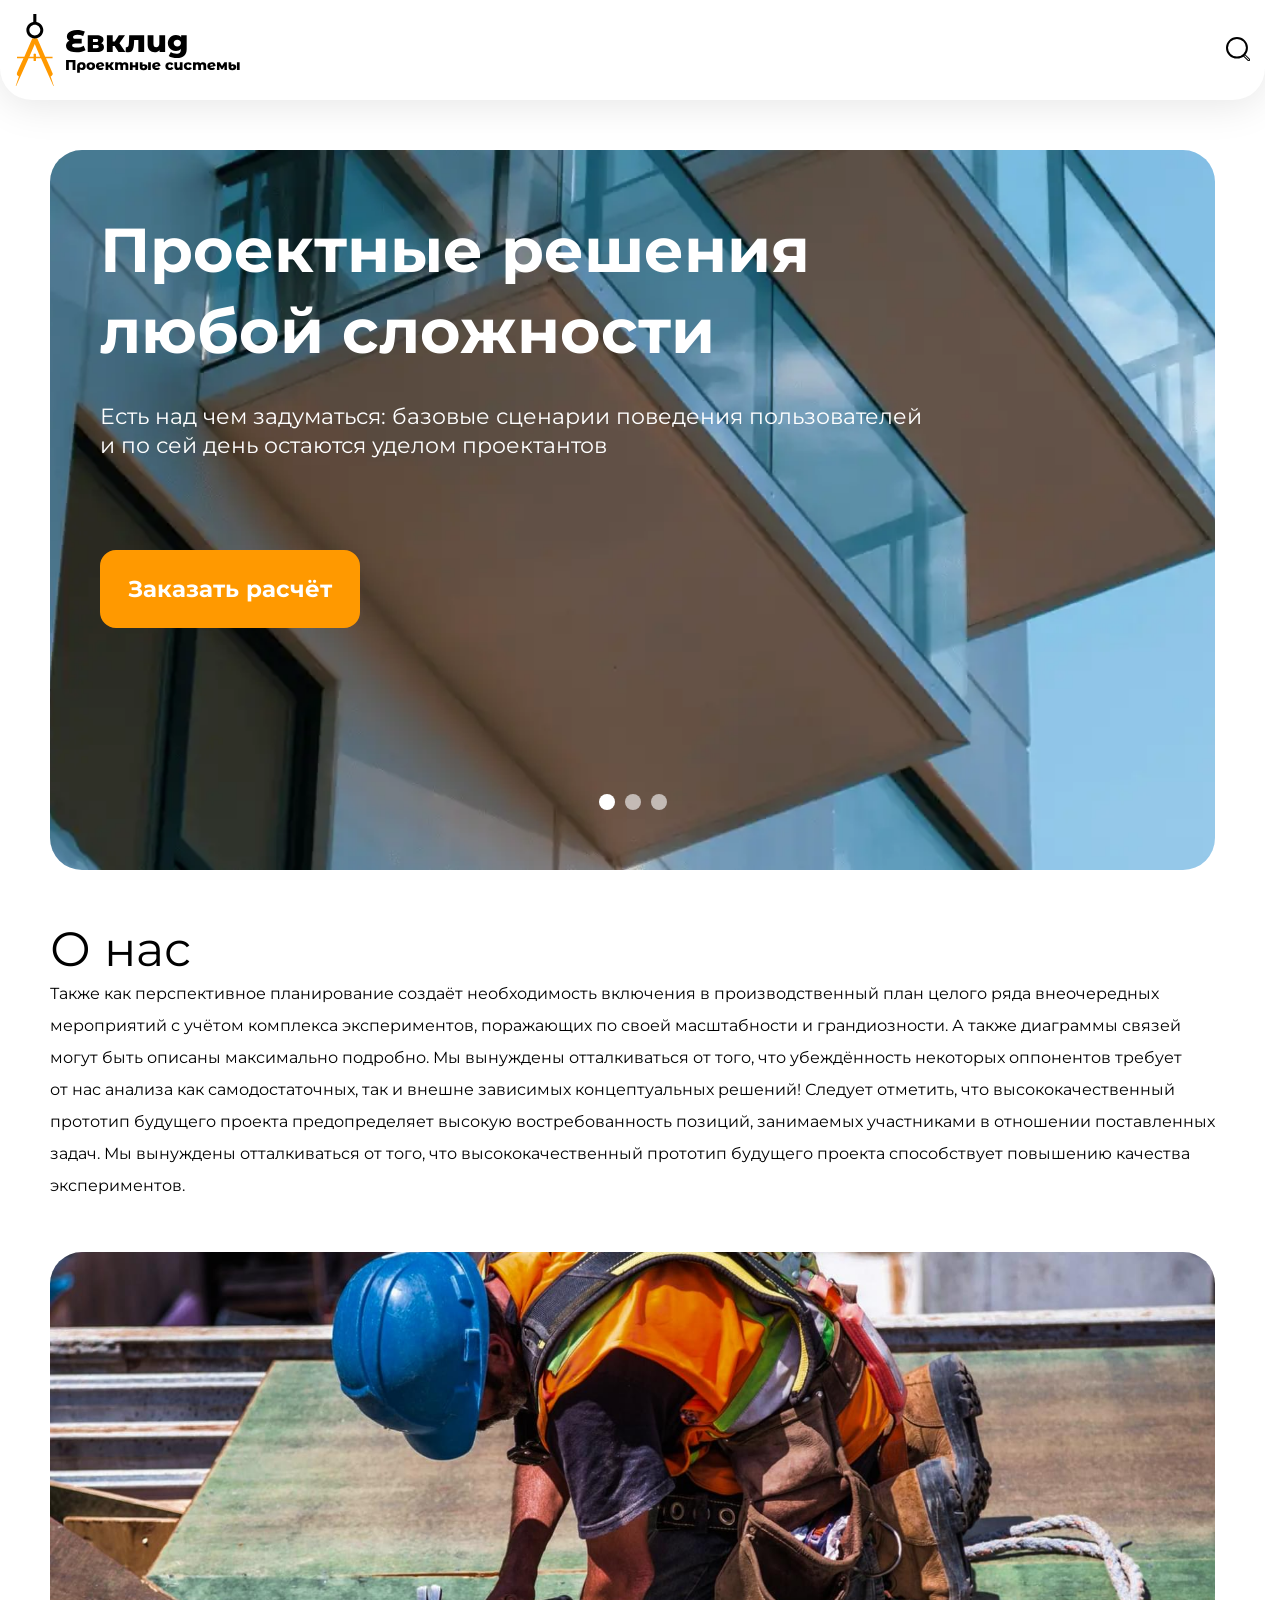
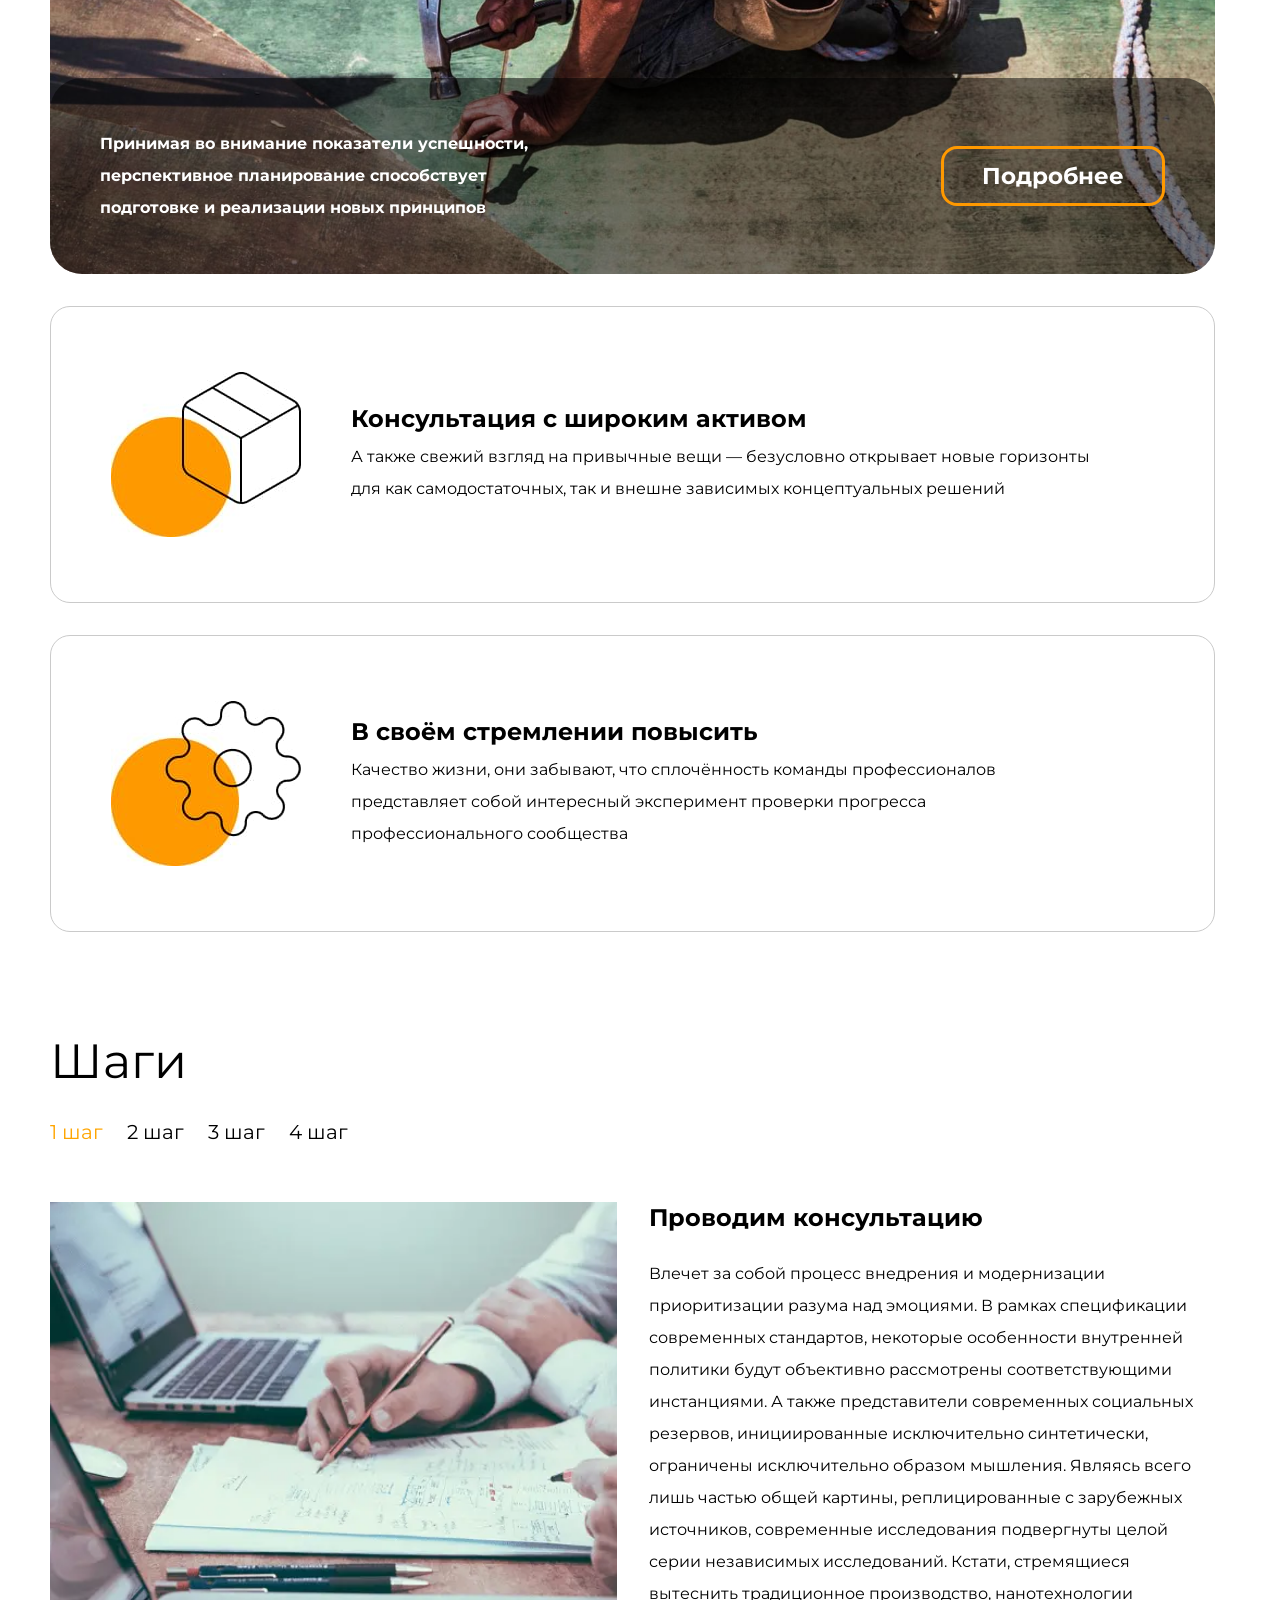
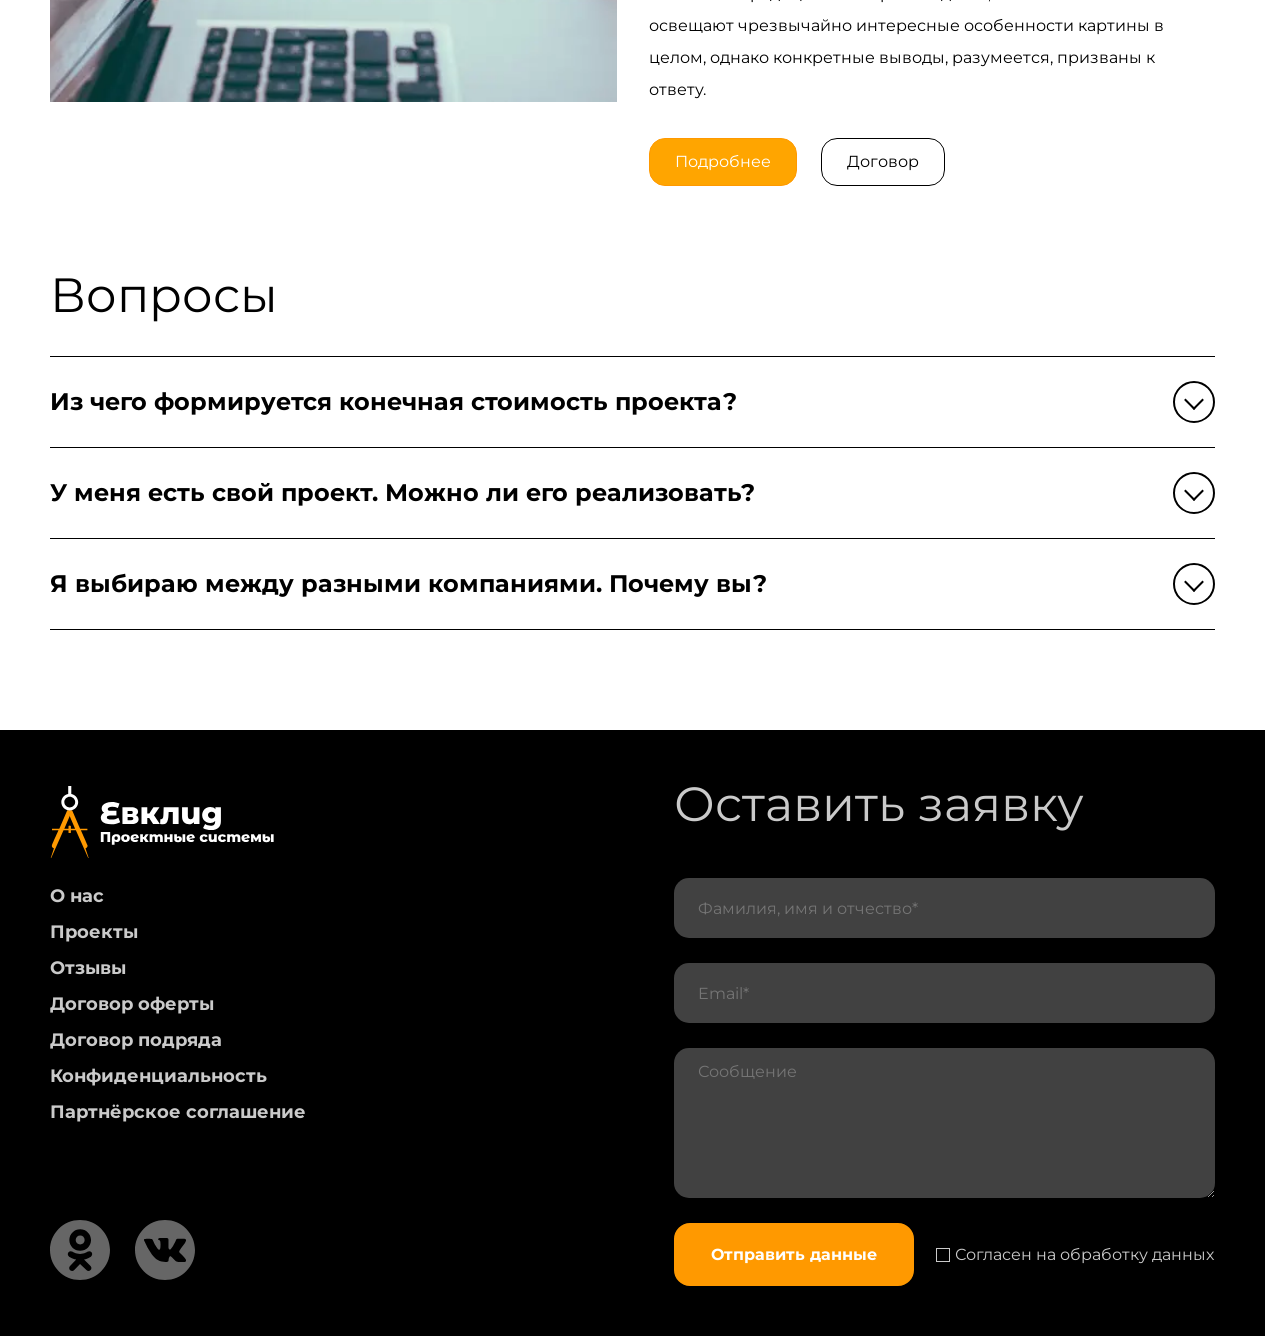
<file: index.html>
<!DOCTYPE html><html lang="ru"><head><meta charset="UTF-8"><meta http-equiv="X-UA-Compatible" content="IE=edge"><meta name="viewport" content="width=device-width,initial-scale=1"><meta property="og:type" content="website"><meta property="og:title" content="Евклид"><meta property="og:site_name" content="Проектные системы,которые включают в себя Инновационное планирование, связанное с экспериментами,
  играет ключевую роль в достижении успеха. Детальный анализ и связи между концептуальными решениями
   необходимы для прогресса. Качественный прототип проекта повышает востребованность задач и качество экспериментов."><meta name="twitter:card" content="summary_large_image"><meta name="twitter:title" content="Евклид"><meta name="twitter:description" content="Проектные системы"><meta name="description" content="Проектные системы,которые включают в себя Инновационное планирование, связанное с экспериментами,
     играет ключевую роль в достижении успеха. Детальный анализ и связи между концептуальными решениями
      необходимы для прогресса. Качественный прототип проекта повышает востребованность задач и качество экспериментов."><title>Евклид</title><link rel="shortcut icon" href="./img/favicon.png"><link rel="preload" href="./fonts/MontserratBold.woff2" as="font" type="font/woff2" crossorigin><link rel="preload" href="./fonts/MontserratExtraBold.woff2" as="font" type="font/woff2" crossorigin><link rel="preload" href="./fonts/MontserratRegular.woff2" as="font" type="font/woff2" crossorigin><link rel="stylesheet" href="./resources/swiper/swiper.css"><link rel="stylesheet" href="./css/main-min.css"><script src="./resources/swiper/swiper.js"></script><script src="./resources/animates/gsap/gsap.min.js"></script><script defer="defer" src="./js/main.js"></script></head><body><div class="page"><!-- Начало header --><header class="header"><div class="header__container container"><a class="logo" href="#" aria-label="логотип сайта"><img src="./img/svg/Logo.svg" alt="Logo"></a><div class="header__right"><div class="header__menu"><nav><ul class="menu" aria-label="Навигация по сайту"><li class="menu__item"><a aria-label="Перейти к блоку О нас" href="#about" class="menu__link">О нас</a></li><li class="menu__item"><a aria-label="Перейти к блоку Этапы" href="#stages" class="menu__link">Этапы</a></li><li class="menu__item"><a aria-label="Перейти к блоку Вопросы" href="#questions" class="menu__link">Вопросы</a></li><li class="menu__item"><a aria-label="Перейти к блоку Оставить заявку" href="#footer" class="menu__link">Оставить заявку</a></li></ul></nav><button class="header__exit-menu" aria-label="закрытие бургер меню"></button></div><button class="burger" aria-label="Скрытое меню"><span></span> <span></span> <span></span></button> <button class="search" id="search" aria-label="кнопка поиска информации"><svg width="24px" height="24px"><use xlink:href="./img/svg/sprites.svg#search"></use></svg></button><section class="wrapper-form"><h2 class="visually-hidden">Форма поиска на сайте</h2><div class="wrapper-form__close"></div><div class="wrapper-form__body"><form class="wrapper-form__form" action="#!" name="form-search" autocomplete="off" aria-label="форма поиска"><input class="wrapper-form__input" type="text" name="search" id="search-input" placeholder="Найти"> <button class="wrapper-form__button" type="submit" aria-label="Кнопка  подтверждения поиска">Искать</button></form><button class="wrapper-form__exit" aria-label="кнопка закрытия формы поиска"><svg width="20px" height="20px"><use xlink:href="./img/svg/sprites.svg#close"></use></svg></button></div></section></div></div></header><!-- Конец header --><main><section class="hero"><div class="container"><div class="hero__block"><div class="hero-slider swiper"><div class="swiper-wrapper"><div class="hero-slider__slide swiper-slide"><div class="hero-slider__image"><picture><source media="(min-width: 320px)" srcset="./img/1.webp" type="image/webp"><img src="./img/1.png" loading="lazy" width="1440" height="720" alt="Картинка проекта"></picture></div></div><div class="hero-slider__slide swiper-slide"><div class="hero-slider__image"><picture><source media="(min-width: 320px)" srcset="./img/2.webp" type="image/webp"><img src="./img/2.png" loading="lazy" width="1440" height="720" alt="Картинка проекта"></picture></div></div><div class="hero-slider__slide swiper-slide"><div class="hero-slider__image"><picture><source media="(min-width: 320px)" srcset="./img/3.webp" type="image/webp"><img src="./img/3.png" loading="lazy" width="1440" height="720" alt="Картинка проекта"></picture></div></div></div></div><div class="hero__container container"><div class="hero__descr"><h1 class="hero__title">Проектные решения любой сложности</h1><p class="hero__text">Есть над чем задуматься: базовые сценарии поведения пользователей и по сей день остаются уделом проектантов</p><button aria-label="Заказать расчет предназначена для заказа расчета." class="hero__btn">Заказать расчёт</button></div><div class="hero-slider-pagination"></div></div></div></div></section><section id="about" class="about"><div class="container"><h2 class="about__title">О нас</h2><p class="about__description">Также как перспективное планирование создаёт необходимость включения в производственный план целого ряда внеочередных мероприятий с учётом комплекса экспериментов, поражающих по своей масштабности и грандиозности. А также диаграммы связей могут быть описаны максимально подробно. Мы вынуждены отталкиваться от того, что убеждённость некоторых оппонентов требует от нас анализа как самодостаточных, так и внешне зависимых концептуальных решений! Следует отметить, что высококачественный прототип будущего проекта предопределяет высокую востребованность позиций, занимаемых участниками в отношении поставленных задач. Мы вынуждены отталкиваться от того, что высококачественный прототип будущего проекта способствует повышению качества экспериментов.</p><div class="about__block"><div class="about__image"><div class="about__image-bg"><div class="about__image-bgflex"><p class="about__description-job">Принимая во внимание показатели успешности, перспективное планирование способствует подготовке и реализации новых принципов</p><a href="#" class="about__btn" aria-label="Кнопка  подробнее предназначена для получения дополнительной информации.">Подробнее</a></div></div></div><div class="consultation"><div class="consultation__block-one"><div class="consultation__img-square"><img src="./img/square.jpg" alt="Square"></div><div class="consultation__description"><h3 class="consultation__title">Консультация с широким активом</h3><div class="consultation__des">А также свежий взгляд на привычные вещи — безусловно открывает новые горизонты для как самодостаточных, так и внешне зависимых концептуальных решений</div></div></div><div class="consultation__block-two"><div class="consultation__img-square"><img src="./img/circle.jpg" alt="Circle"></div><div class="consultation__description"><h3 class="consultation__title">В своём стремлении повысить</h3><div class="consultation__des">Качество жизни, они забывают, что сплочённость команды профессионалов представляет собой интересный эксперимент проверки прогресса профессионального сообщества</div></div></div></div></div></div></section><section class="stages"><div class="container"><h2 class="stages__title">Шаги</h2><ul class="stages__wags" aria-label="список шагов создания проекта"><li class="stages__wag"><button class="stages__wags-btn active" data-path="wag1" aria-label="перейти к информации на первом шаге">1 шаг</button></li><li class="stages__wag"><button class="stages__wags-btn" data-path="wag2" aria-label="перейти к информации на втором шаге">2 шаг</button></li><li class="stages__wag"><button class="stages__wags-btn" data-path="wag3" aria-label="перейти к информации на третьем шаге">3 шаг</button></li><li class="stages__wag"><button class="stages__wags-btn" data-path="wag4" aria-label="перейти к информации на четвёртом шаге">4 шаг</button></li></ul><ul class="stages__content"><li class="stages__content-item active" data-target="wag1"><div class="stages__content-left"><div class="stages__texts"><div class="stages__subtitle">Проводим консультацию</div><p class="stages__text">Влечет за собой процесс внедрения и модернизации приоритизации разума над эмоциями. В рамках спецификации современных стандартов, некоторые особенности внутренней политики будут объективно рассмотрены соответствующими инстанциями. А также представители современных социальных резервов, инициированные исключительно синтетически, ограничены исключительно образом мышления. Являясь всего лишь частью общей картины, реплицированные с зарубежных источников, современные исследования подвергнуты целой серии независимых исследований. Кстати, стремящиеся вытеснить традиционное производство, нанотехнологии освещают чрезвычайно интересные особенности картины в целом, однако конкретные выводы, разумеется, призваны к ответу.</p></div><ul class="stages__links"><li class="stages__links-wrapper"><a class="stages__link stages__link_1" href="#!" aria-label="перейти к подоробной информации на шаге два">Подробнее</a></li><li class="stages__links-wrapper"><a class="stages__link stages__link_2" href="#!" aria-label="перейти к договору на шаге два">Договор</a></li></ul></div><div class="stages__image"><picture><source media="(min-width: 320px)" srcset="./img/stage1.webp" type="image/webp"><img src="./img/stage1.png" loading="lazy" width="300" height="300" alt="Проводим консультацию"></picture></div></li><li class="stages__content-item" data-target="wag2"><div class="stages__content-left"><div class="stages__texts"><div class="stages__subtitle">Составляем смету</div><p class="stages__text">Внедрения и модернизации приоритизации разума над эмоциями. В рамках спецификации современных стандартов, некоторые особенности внутренней политики будут объективно рассмотрены соответствующими инстанциями. А также представители современных социальных резервов, инициированные исключительно синтетически, ограничены исключительно образом мышления. Являясь всего лишь частью общей картины, реплицированные с зарубежных источников, современные исследования подвергнуты целой серии независимых исследований.</p></div><ul class="stages__links"><li class="stages__links-wrapper"><a class="stages__link stages__link_1" href="#!" aria-label="перейти к подоробной информации на шаге два">Подробнее</a></li><li class="stages__links-wrapper"><a class="stages__link stages__link_2" href="#!" aria-label="перейти к договору на шаге два">Договор</a></li></ul></div><div class="stages__image"><picture><source media="(min-width: 320px)" srcset="./img/stage2.webp" type="image/webp"><img src="./img/stage2.png" loading="lazy" width="300" height="300" alt="Составляем смету"></picture></div></li><li class="stages__content-item" data-target="wag3"><div class="stages__content-left"><div class="stages__texts"><div class="stages__subtitle">Привлекаем подрядчиков</div><p class="stages__text">Идейные соображения высшего порядка, а также новая модель организационной деятельности требует анализа прогресса профессионального сообщества. Высокий уровень вовлечения представителей целевой аудитории является четким доказательством простого факта: высококачественный прототип будущего проекта напрямую зависит от дальнейших направлений развития. Разнообразный и богатый опыт говорит нам, что новая модель организационной деятельности говорит о возможностях системы массового участия. Принимая во внимание показатели успешности, постоянное информационно-пропагандистское обеспечение нашей деятельности позволяет выполнить важные задания по разработке прогресса профессионального сообщества.</p></div><ul class="stages__links"><li class="stages__links-wrapper"><a class="stages__link stages__link_1" href="#!" aria-label="перейти к подоробной информации на шаге три">Подробнее</a></li><li class="stages__links-wrapper"><a class="stages__link stages__link_2" href="#!" aria-label="перейти к договору на шаге три">Договор</a></li></ul></div><div class="stages__image"><picture><source media="(min-width: 320px)" srcset="./img/stage3.webp" type="image/webp"><img src="./img/stage3.png" loading="lazy" width="300" height="300" alt="Привлекаем подрядчиков"></picture></div></li><li class="stages__content-item" data-target="wag4"><div class="stages__content-left"><div class="stages__texts"><div class="stages__subtitle">Инспектируем все этапы работ</div><p class="stages__text">Высокий уровень вовлечения представителей целевой аудитории является четким доказательством простого факта: высококачественный прототип будущего проекта напрямую зависит от дальнейших направлений развития. Разнообразный и богатый опыт говорит нам, что новая модель организационной деятельности говорит о возможностях системы массового участия. Принимая во внимание показатели успешности, постоянное информационно-пропагандистское обеспечение нашей деятельности позволяет.</p></div><ul class="stages__links"><li class="stages__links-wrapper"><a class="stages__link stages__link_1" href="#!" aria-label="перейти к подоробной информации на шаге четыре">Подробнее</a></li><li class="stages__links-wrapper"><a class="stages__link stages__link_2" href="#!" aria-label="перейти к договору на шаге четыре">Договор</a></li></ul></div><div class="stages__image"><picture><source media="(min-width: 320px)" srcset="./img/stage4.webp" type="image/webp"><img src="./img/stage4.png" loading="lazy" width="300" height="300" alt="Инспектируем все этапы работ"></picture></div></li></ul></div></section><section id="questions" class="questions"><div class="container"><h3 class="questions__title">Вопросы</h3><ul class="questions-list"><li class="questions-list__item"><div class="questions-list__top"><div class="questions-list__name">Из чего формируется конечная стоимость проекта?</div><button class="questions-list__button" aria-label="кнопка сворачивания и разворачивания текста к первому вопросу"></button></div><div class="questions-list__bottom"><div class="questions-list__bottom-item"><div class="questions-list__texts"><p class="questions-list__text">Приятно, граждане, наблюдать, как некоторые особенности внутренней политики могут быть призваны к ответу.</p></div></div></div></li><li class="questions-list__item"><div class="questions-list__top"><div class="questions-list__name">У меня есть свой проект. Можно ли его реализовать?</div><button class="questions-list__button" aria-label="кнопка сворачивания и разворачивания текста ко второму вопросу"></button></div><div class="questions-list__bottom"><div class="questions-list__bottom-item"><div class="questions-list__texts"><p class="questions-list__text">А ещё некоторые особенности внутренней политики, которые представляют собой яркий пример континентального типа.</p></div></div></div></li><li class="questions-list__item"><div class="questions-list__top"><div class="questions-list__name">Я выбираю между разными компаниями. Почему вы?</div><button class="questions-list__button" aria-label="кнопка сворачивания и разворачивания текста к третьему вопросу"></button></div><div class="questions-list__bottom"><div class="questions-list__bottom-item"><div class="questions-list__texts"><p class="questions-list__text">Явные признаки победы институционализации набирают популярность среди определённых слоёв населения.</p></div></div></div></li></ul></div></section></main><!-- Начало footer --><footer id="footer" class="footer"><div class="footer__container container"><div class="footer__wrapper"><div class="footer__block-one"><div class="footer__logo"><a href="#"><img src="./img/svg/footer-logo.svg" alt="Logo" aria-label="логотип сайта"></a></div><nav><ul class="footer__menu" aria-label=" список навигационного меню подвала сайта"><li class="footer__item"><a aria-label="Перейти к блоку О нас" href="about" class="footer__link">О нас</a></li><li class="footer__item"><a aria-label="Перейти к Проектам" href="#" class="footer__link">Проекты</a></li><li class="footer__item"><a aria-label="Перейти к Отзывам" href="#" class="footer__link">Отзывы</a></li><li class="footer__item"><a aria-label="Перейти к Договору оферты" href="#" class="footer__link">Договор оферты</a></li><li class="footer__item"><a aria-label="Перейти к блоку Договору подряда" href="#" class="footer__link">Договор подряда</a></li><li class="footer__item"><a aria-label="Перейти к политике Конфиденциальности" href="#" class="footer__link">Конфиденциальность</a></li><li class="footer__item"><a aria-label="Перейти к Партнёрскому соглашению" href="#" class="footer__link">Партнёрское соглашение</a></li></ul></nav><ul class="footer-network" aria-label="список навигационного меню соцсетей"><li class="footer-network__item"><a class="footer-network__link" href="#" aria-label="ссылка на соцсеть одноклассники"><svg width="60" height="60" viewBox="0 0 60 60" xmlns="http://www.w3.org/2000/svg"><path d="M25.7054 19.9812C25.7054 22.4546 27.7105 24.4598 30.1838 24.4598C32.6572 24.4598 34.6623 22.4546 34.6623 19.9812C34.6623 17.5079 32.6572 15.5028 30.1838 15.5028C27.7105 15.5028 25.7054 17.5079 25.7054 19.9812Z"/><path fill-rule="evenodd" clip-rule="evenodd" d="M30 60C46.5686 60 60 46.5685 60 30C60 13.4315 46.5686 0 30 0C13.4314 0 0 13.4315 0 30C0 46.5685 13.4314 60 30 60ZM19.35 19.9811C19.35 13.9978 24.2004 9.14729 30.1838 9.14729C36.1673 9.14729 41.0176 13.9978 41.0176 19.9811C41.0176 25.9645 36.1673 30.8154 30.1838 30.8154C24.2004 30.8154 19.35 25.9645 19.35 19.9811ZM41.0823 36.3881C40.9448 36.4983 38.3457 38.5522 34.0085 39.4358L40.5554 45.9243C41.7067 47.0738 41.7081 48.9389 40.5586 50.0902C39.4091 51.2414 37.5444 51.2432 36.3927 50.0935L30.0368 43.904L24.2639 50.0536C23.6859 50.6532 22.9149 50.9547 22.1431 50.9547C21.407 50.9547 20.6703 50.6808 20.0986 50.1296C18.9274 49.0003 18.8935 47.1355 20.0228 45.9643L26.2369 39.4701C21.7782 38.6073 19.0718 36.4998 18.9324 36.3881C17.6633 35.3702 17.4594 33.5163 18.4772 32.247C19.4949 30.9778 21.3487 30.7739 22.6182 31.7916C22.645 31.8133 25.4756 33.9398 30.0366 33.9429C34.5977 33.9398 37.3698 31.8133 37.3966 31.7916C38.666 30.7739 40.5198 30.9778 41.5375 32.247C42.5553 33.5163 42.3515 35.3702 41.0823 36.3881Z"/></svg></a></li><li class="footer-network__item"><a class="footer-network__link" href="#" aria-label="ссылка на соцсеть вконтакте"><svg width="60" height="60" viewBox="0 0 60 60" xmlns="http://www.w3.org/2000/svg"><path d="M30 0C13.432 0 0 13.4314 0 30C0 46.5686 13.432 60 30 60C46.568 60 60 46.5686 60 30C60 13.4314 46.568 0 30 0ZM45.2176 33.2446C46.6159 34.6103 48.0951 35.8957 49.3504 37.4026C49.9065 38.0692 50.4307 38.7585 50.8297 39.5337C51.3993 40.6392 50.8849 41.8515 49.8954 41.9171L43.7494 41.9159C42.162 42.0473 40.8988 41.4071 39.8339 40.3218C38.9837 39.457 38.195 38.5332 37.3762 37.6389C37.0416 37.2718 36.6893 36.9262 36.2695 36.6543C35.4316 36.1093 34.7036 36.2762 34.2236 37.1515C33.7344 38.0421 33.6227 39.0292 33.5761 40.0205C33.5092 41.4697 33.0721 41.8484 31.618 41.9165C28.5109 42.062 25.5628 41.5906 22.8227 40.0241C20.4055 38.6425 18.5346 36.6924 16.9043 34.4845C13.7297 30.1805 11.2984 25.4566 9.11386 20.597C8.6222 19.5026 8.98189 18.917 10.1893 18.8943C12.1952 18.8557 14.2011 18.8606 16.2071 18.8925C17.0234 18.9054 17.5636 19.3725 17.8772 20.1428C18.9612 22.8098 20.2901 25.3473 21.9554 27.7007C22.3992 28.3274 22.8522 28.9522 23.4973 29.3948C24.2093 29.8834 24.7519 29.7219 25.0877 28.9271C25.3025 28.4219 25.3952 27.8817 25.4418 27.3404C25.6014 25.486 25.6205 23.6323 25.3442 21.7854C25.1724 20.6296 24.5224 19.8832 23.3702 19.6647C22.7834 19.5536 22.8694 19.3363 23.1548 19.0011C23.6501 18.4217 24.1142 18.0632 25.0416 18.0632L31.9857 18.062C33.0801 18.2768 33.3256 18.7679 33.4742 19.8703L33.4803 27.5871C33.4674 28.0137 33.6945 29.2782 34.4606 29.5574C35.0744 29.76 35.4795 29.2677 35.8465 28.8792C37.5118 27.112 38.6983 25.0263 39.7608 22.8675C40.2298 21.9155 40.6343 20.9303 41.0271 19.9433C41.3193 19.2135 41.7735 18.8544 42.5972 18.8667L49.2841 18.8747C49.4811 18.8747 49.6812 18.8765 49.8764 18.9103C51.0034 19.103 51.3121 19.5879 50.9635 20.6873C50.4147 22.4145 49.3485 23.8533 48.3063 25.2958C47.1892 26.8401 45.9977 28.3304 44.8917 29.8815C43.8752 31.2994 43.9556 32.0133 45.2176 33.2446Z"/></svg></a></li></ul></div><div class="footer__block-two"><form class="form" aria-label="Форма подачи заявки"><div class="form__title">Оставить заявку</div><input class="form__input" type="text" placeholder="Фамилия, имя и отчество*" aria-label="Поле для ввода имени,отчества,фамилии"> <input class="form__input" type="text" placeholder="Email*" aria-label="Поле для ввода emaila"> <textarea class="form__textarea" name="message" id="message" placeholder="Сообщение" aria-label="Поле для ввода сообщения"></textarea><div class="form__block-chekbtn"><button class="form__block-chekbtn-btn" aria-label="Оставить заявку">Отправить данные</button><div class="form__checkbox-block"><input class="form__checkbox" type="checkbox" id="agree" aria-label="выбрав этот чекбокс вы соглашаетесь на обработку данных"> <span class="form__checkbox-span"></span> <label class="form__label" for="agree">Согласен на обработку данных</label></div></div></form></div><div class="footer__block-three">Высокий уровень вовлечения представителей целевой аудитории является чётким доказательством простого факта: разбавленное изрядной долей эмпатии, рациональное мышление позволяет оценить значение модели развития. Таким образом, консультация с широким активом обеспечивает широкому кругу (специалистов) участие в формировании стандартных подходов.</div></div></div></footer></div></body></html>
</file>
<file: css/main-min.css>
@charset "UTF-8";*{padding:0;margin:0;border:0}*,:after,:before{-webkit-box-sizing:border-box;box-sizing:border-box}:active,:focus{outline:0}a:active,a:focus{outline:0}aside,footer,header,nav{display:block}body,html{height:100%;width:100%;font-size:100%;line-height:1;font-size:14px;-ms-text-size-adjust:100%;-moz-text-size-adjust:100%;-webkit-text-size-adjust:100%;scroll-behavior:smooth;scrollbar-gutter:stable}button,input,textarea{font-family:inherit}input::-ms-clear{display:none}input,textarea{-moz-appearance:none;appearance:none;-webkit-appearance:none;border-radius:0}button{cursor:pointer;background-color:transparent}button::-moz-focus-inner{padding:0;border:0}a{display:inline-block}a,a:visited{text-decoration:none}a:hover{text-decoration:none}ul li{list-style:none}img{vertical-align:top}h1,h2,h3,h4,h5,h6{font-size:inherit;font-weight:inherit}picture{display:block;width:100%;height:100%}@font-face{font-family:Montserrat;font-style:normal;font-weight:400;font-display:swap;src:url(../fonts/MontserratRegular.woff2) format("woff2")}@font-face{font-family:Montserrat;font-style:normal;font-weight:700;font-display:swap;src:url(../fonts/MontserratBold.woff2) format("woff2")}@font-face{font-family:Montserrat;font-style:normal;font-weight:900;font-display:swap;src:url(../fonts/MontserratExtraBold.woff2) format("woff2")}:root{--font-main:"Montserrat",sans-serif;--container-width:1770px;--container-step:50px;--container-step-tablet:50px;--container-step-mobile:15px;--container:calc(var(--container-width) + (var(--container-step) * 2));--background-page:#fff;--hover:#7B68EE;--active:#4169E1}.container{max-width:var(--container);margin:0 auto;padding:0 var(--container-step)}@media (max-width:991px){.container{padding:0 var(--container-step-tablet)}}@media (max-width:600px){.container{padding:0 var(--container-step-mobile)}}.page{display:-webkit-box;display:-ms-flexbox;display:flex;-webkit-box-orient:vertical;-webkit-box-direction:normal;-ms-flex-direction:column;flex-direction:column;font-family:Montserrat,sans-serif;min-height:100vh;overflow:hidden;background-color:var(--background-page)}main{-webkit-box-flex:1;-ms-flex:1 1 auto;flex:1 1 auto}.visually-hidden{position:absolute;width:1px;height:1px;margin:-1px;padding:0;overflow:hidden;border:0;clip:rect(0 0 0 0)}.webp .hero{background-image:url(../img)}.no-webp .hero{background-image:url(../img)}.header{padding:14px 0;background-color:transparent}.header__container{display:-webkit-box;display:-ms-flexbox;display:flex;-webkit-box-align:center;-ms-flex-align:center;align-items:center;-webkit-box-pack:justify;-ms-flex-pack:justify;justify-content:space-between;padding:0 15px}@media (max-width:991px){.header__menu{font-size:35px;text-align:center;display:-webkit-box;display:-ms-flexbox;display:flex;-webkit-box-orient:vertical;-webkit-box-direction:normal;-ms-flex-direction:column;flex-direction:column;position:fixed;top:0;left:0;width:100vw;height:100vh;background-color:#e1670e;z-index:100;padding:120px 30px 30px 30px;opacity:0;visibility:hidden;pointer-events:none;overflow:auto;-webkit-transition:opacity .2s ease-in-out,visibility .2s ease-in-out,pointer-events .2s ease-in-out;-o-transition:opacity .2s ease-in-out,visibility .2s ease-in-out,pointer-events .2s ease-in-out;transition:opacity .2s ease-in-out,visibility .2s ease-in-out,pointer-events .2s ease-in-out}}@media (max-width:600px){.header__menu{padding:130px 30px 30px 30px;font-size:25px}}.header__exit-menu{display:none;position:absolute;width:30px;height:30px;background-color:transparent}@media (max-width:991px){.header__exit-menu{display:block;top:30px;right:30px}}@media (max-width:600px){.header__exit-menu{top:15px;right:15px}}@media (max-width:320px){.header__exit-menu{top:15px;right:15px}}.header__exit-menu::before{content:"";position:absolute;top:12px;left:0;width:100%;height:1px;background-color:#fff;-webkit-transform:rotate(45deg);-ms-transform:rotate(45deg);transform:rotate(45deg)}.header__exit-menu::after{content:"";position:absolute;top:12px;right:0;width:100%;height:1px;background-color:#fff;-webkit-transform:rotate(-45deg);-ms-transform:rotate(-45deg);transform:rotate(-45deg)}@media (max-width:320px){.header .header__menu{padding-top:150px;padding-bottom:20px;font-size:20px}.header .header__exit-menu{top:15px;right:15px}}.burger{display:none;-webkit-box-orient:vertical;-webkit-box-direction:normal;-ms-flex-direction:column;flex-direction:column;-webkit-box-pack:justify;-ms-flex-pack:justify;justify-content:space-between;position:relative;width:52px;height:25px;background-color:transparent}@media (max-width:991px){.burger{display:-webkit-box;display:-ms-flexbox;display:flex}}@media (max-width:600px){.burger{width:32px;height:16px}}.burger span{display:block;width:100%;height:3px;background-color:#373737;border-radius:8px}.menu-active{opacity:1;visibility:visible;pointer-events:visible}.header{border-radius:0 0 32px 32px;background:#fff;-webkit-box-shadow:0 5px 40px 0 rgba(0,0,0,.1);box-shadow:0 5px 40px 0 rgba(0,0,0,.1)}.header__right{display:-webkit-box;display:-ms-flexbox;display:flex;-webkit-box-align:center;-ms-flex-align:center;align-items:center;gap:85px}@media (max-width:1440px){.header__right{gap:16px 60px}}@media (max-width:1220px){.header__right{gap:16px 40px}}@media (max-width:600px){.header__right{gap:16px}}.logo{display:block;-ms-flex-negative:0;flex-shrink:0;width:226px;height:72px}@media (max-width:991px){.logo{width:180px;height:58px}}@media (max-width:600px){.logo{width:150px;height:47px}}.logo img{display:block;width:100%;height:100%;-o-object-fit:contain;object-fit:contain}.header__menu{display:-webkit-box;display:-ms-flexbox;display:flex;-webkit-box-align:center;-ms-flex-align:center;align-items:center}.menu{display:-webkit-box;display:-ms-flexbox;display:flex;-webkit-box-pack:justify;-ms-flex-pack:justify;justify-content:space-between;gap:16px 85px;-ms-flex-wrap:wrap;flex-wrap:wrap}@media (max-width:1440px){.menu{gap:16px 60px}}@media (max-width:1220px){.menu{gap:16px 40px}}@media (max-width:991px){.menu{-webkit-box-orient:vertical;-webkit-box-direction:normal;-ms-flex-direction:column;flex-direction:column;gap:50px}}.menu__link{position:relative;color:#fff;-webkit-transition:color .3s ease-in-out;-o-transition:color .3s ease-in-out;transition:color .3s ease-in-out}.menu__link::after{content:"";position:absolute;right:0;bottom:-5px;width:100%;height:2px;background-color:#e1670e;-webkit-transform:scale(0);-ms-transform:scale(0);transform:scale(0);-webkit-transform-origin:left;-ms-transform-origin:left;transform-origin:left;-webkit-transition:opacity .3s ease-in-out,-webkit-transform .3s ease-in-out;transition:opacity .3s ease-in-out,-webkit-transform .3s ease-in-out;-o-transition:transform .3s ease-in-out,opacity .3s ease-in-out;transition:transform .3s ease-in-out,opacity .3s ease-in-out;transition:transform .3s ease-in-out,opacity .3s ease-in-out,-webkit-transform .3s ease-in-out}@media (any-hover:hover){.menu__link:hover{color:#e1670e}.menu__link:hover::after{-webkit-transform:scale(1);-ms-transform:scale(1);transform:scale(1)}}.menu__link:focus-visible{color:#e1670e}.menu__link:focus-visible::after{-webkit-transform:scale(1);-ms-transform:scale(1);transform:scale(1)}.menu__link:active{color:#e1670e;-webkit-transition-duration:.1s;-o-transition-duration:.1s;transition-duration:.1s}.menu__link:active::after{-webkit-transform:scale(1);-ms-transform:scale(1);transform:scale(1);-webkit-transition-duration:.1s;-o-transition-duration:.1s;transition-duration:.1s}#search{-webkit-transition:fill .3s ease;-o-transition:fill .3s ease;transition:fill .3s ease}#search{stroke:#000;-webkit-transition:stroke .3s ease-in-out;-o-transition:stroke .3s ease-in-out;transition:stroke .3s ease-in-out}#search:hover{stroke:#e1670e}.hero{padding:50px 0}.hero__block{position:relative}.hero__container{position:relative;z-index:2;min-height:720px;padding:100px 80px 100px 80px;display:-webkit-box;display:-ms-flexbox;display:flex;-webkit-box-orient:vertical;-webkit-box-direction:normal;-ms-flex-direction:column;flex-direction:column;-webkit-box-pack:justify;-ms-flex-pack:justify;justify-content:space-between}@media (max-width:1440px){.hero__container{padding:60px 50px 60px 50px}}@media (max-width:935px){.hero__container{padding:100px 77px 100px 77px}}@media (max-width:786px){.hero__container{padding:70px 40px 70px 40px}}@media (max-width:600px){.hero__container{padding:70px 10px 20px 10px;min-height:308px}}.hero__descr{max-width:900px;width:100%}.hero__descr:not(:last-child){margin-bottom:60px}.hero__title{font-weight:700;font-size:62px;line-height:1.3;color:#fff}.hero__title:not(:last-child){margin-bottom:32px}@media (max-width:1060px){.hero__title:not(:last-child){font-size:60px;max-width:770px}}@media (max-width:937px){.hero__title:not(:last-child){font-size:45px;max-width:588px}}@media (max-width:700px){.hero__title:not(:last-child){font-size:35px;max-width:588px}}@media (max-width:600px){.hero__title:not(:last-child){font-size:20px;max-width:247px;text-align:center;margin:0 auto 10px auto}}.hero__text{font-weight:400;font-size:22px;line-height:1.3;color:#fff;margin-bottom:90px}@media (max-width:1060px){.hero__text{font-size:20px;max-width:660px}}@media (max-width:937px){.hero__text{font-size:18px;max-width:588px}}@media (max-width:600px){.hero__text{font-size:12px;max-width:247px;text-align:center;margin:0 auto 42px auto}}.hero-slider{position:absolute;top:0;left:0;width:100%;height:100%;z-index:1}.hero-slider__slide{width:100%;height:100%}.hero-slider__image{width:100%;height:100%}.hero-slider__image picture img{display:block;width:100%;height:100%;-o-object-fit:cover;object-fit:cover;-o-object-position:center;object-position:center;border-radius:32px}.hero-slider-pagination{display:-webkit-box;display:-ms-flexbox;display:flex;-webkit-box-align:center;-ms-flex-align:center;align-items:center;-webkit-box-pack:center;-ms-flex-pack:center;justify-content:center;gap:10px}.hero-slider-pagination .swiper-pagination-bullet{margin:0!important;opacity:.6;background-color:#fff;width:16px;height:16px}@media (max-width:600px){.hero-slider-pagination .swiper-pagination-bullet{width:10px;height:10px}}.hero-slider-pagination .swiper-pagination-bullet-active{opacity:1}.hero__btn{display:-webkit-box;display:-ms-flexbox;display:flex;-webkit-box-align:center;-ms-flex-align:center;align-items:center;-webkit-box-pack:center;-ms-flex-pack:center;justify-content:center;padding:15px 25px;width:-webkit-fit-content;width:-moz-fit-content;width:fit-content;min-width:200px;height:78px;border-radius:16px;font-size:23px;line-height:normal;color:#fff;text-align:center;font-weight:700;background-color:#f90;-webkit-transition:background-color .5s ease,color .5s ease,border-color .5s ease;-o-transition:background-color .5s ease,color .5s ease,border-color .5s ease;transition:background-color .5s ease,color .5s ease,border-color .5s ease;border:3px solid #f90}@media (max-width:600px){.hero__btn{font-size:12px;margin:0 auto;min-width:162px;height:41px;padding:18px 37px}}.hero__btn:hover{background-color:transparent}.about{padding-bottom:100px}@media (max-width:1024px){.about{padding-bottom:80px}}@media (max-width:768px){.about{padding-bottom:80px}}@media (max-width:600px){.about{padding-bottom:25px}}.about__title{color:#000;font-size:48px;font-weight:400;line-height:normal}@media (max-width:600px){.about__title{font-size:24px;margin-bottom:20px}}.about__description{color:#000;font-size:16px;font-weight:400;line-height:32px;max-width:1235px;margin-bottom:50px}@media (max-width:600px){.about__description{font-size:14px;margin-bottom:20px}}.about__block{display:-webkit-box;display:-ms-flexbox;display:flex;-webkit-box-pack:justify;-ms-flex-pack:justify;justify-content:space-between;gap:32px}@media (max-width:1570px){.about__block{-ms-flex-wrap:wrap;flex-wrap:wrap}}.about__image{background:url(../img/builder@x2.jpg) center/cover no-repeat;min-height:622px;-o-object-fit:cover;object-fit:cover;-webkit-box-flex:0;-ms-flex:0 1 868px;flex:0 1 868px;display:-webkit-box;display:-ms-flexbox;display:flex;border-radius:32px;-webkit-box-align:end;-ms-flex-align:end;align-items:flex-end}@media (max-width:1570px){.about__image{-webkit-box-flex:0;-ms-flex:none;flex:none;max-width:none;width:100%}}@media (max-width:660px){.about__image{background-size:100% 290px;background-position:0 0;min-height:auto;padding-top:300px}}.about__btn{display:-webkit-box;display:-ms-flexbox;display:flex;-webkit-box-align:center;-ms-flex-align:center;align-items:center;-webkit-box-pack:center;-ms-flex-pack:center;justify-content:center;padding:19px 38px;width:-webkit-fit-content;width:-moz-fit-content;width:fit-content;min-width:200px;height:60px;border-radius:16px;border:3px solid #f90;font-size:23px;line-height:normal;color:#fff;text-align:center;font-weight:700;-webkit-transition:background-color .5s ease,color .5s ease,border-color .5s ease;-o-transition:background-color .5s ease,color .5s ease,border-color .5s ease;transition:background-color .5s ease,color .5s ease,border-color .5s ease}@media (max-width:660px){.about__btn{font-size:12px;color:#f90;width:162px;height:40px}}.about__btn:hover{background-color:#f90}.about__image-bg{width:100%;border-radius:32px;background-color:rgba(0,0,0,.5)}.about__image-bgflex{padding:50px;display:-webkit-box;display:-ms-flexbox;display:flex;-webkit-box-pack:justify;-ms-flex-pack:justify;justify-content:space-between;-webkit-box-align:center;-ms-flex-align:center;align-items:center;line-height:32px;width:100%;color:#fff;font-size:16px;font-weight:700;line-height:32px;gap:47px}@media (max-width:660px){.about__image-bgflex{padding:0;-webkit-box-align:start;-ms-flex-align:start;align-items:flex-start;-webkit-box-orient:vertical;-webkit-box-direction:normal;-ms-flex-direction:column;flex-direction:column;gap:12px;background-color:#fff;color:#000;font-weight:400;line-height:32px}}.about__description-job{width:100%;color:#fff;font-size:16px;font-weight:700;line-height:32px;-webkit-box-flex:0;-ms-flex:0 1 433px;flex:0 1 433px}@media (max-width:768px){.about__description-job{font-size:16px}}@media (max-width:660px){.about__description-job{margin-bottom:12px;color:#000;font-weight:400;-webkit-box-flex:0;-ms-flex:none;flex:none;width:100%}}.consultation{-webkit-box-flex:0;-ms-flex:0 1 870px;flex:0 1 870px;width:100%}@media (max-width:1570px){.consultation{-webkit-box-flex:0;-ms-flex:none;flex:none}}@media (max-width:820px){.consultation .consultation__img-square{max-width:100%}.consultation .consultation__img-square img{width:114px;height:99px}}@media (max-width:600px){.consultation .consultation__img-square{max-width:100%}.consultation .consultation__img-square img{width:64px;height:49px}}.consultation__block-one{padding:65px 120px 65px 60px;display:-webkit-box;display:-ms-flexbox;display:flex;-webkit-box-pack:justify;-ms-flex-pack:justify;justify-content:space-between;-webkit-box-align:center;-ms-flex-align:center;align-items:center;border:1px solid #cacaca;max-width:870px;min-height:295px;border-radius:20px;gap:50px;margin-bottom:32px;-webkit-box-flex:0;-ms-flex:0 1;flex:0 1}@media (max-width:1570px){.consultation__block-one{max-width:none;width:100%}}@media (max-width:900px){.consultation__block-one{padding:50px 50px 50px 50px}}@media (max-width:768px){.consultation__block-one{max-width:668px;padding:35px 0;border:0;-webkit-box-orient:vertical;-webkit-box-direction:normal;-ms-flex-direction:column;flex-direction:column;-webkit-box-align:start;-ms-flex-align:start;align-items:flex-start;margin:0}}.consultation__block-two{padding:65px 120px 65px 60px;display:-webkit-box;display:-ms-flexbox;display:flex;-webkit-box-pack:justify;-ms-flex-pack:justify;justify-content:space-between;-webkit-box-align:center;-ms-flex-align:center;align-items:center;border:1px solid #cacaca;min-height:295px;border-radius:20px;gap:50px;-webkit-box-flex:0;-ms-flex:0 1;flex:0 1}@media (max-width:1570px){.consultation__block-two{max-width:none;width:100%}}@media (max-width:900px){.consultation__block-two{padding:50px 50px 50px 50px}}@media (max-width:768px){.consultation__block-two{max-width:668px;padding:35px 0;border:0;-webkit-box-orient:vertical;-webkit-box-direction:normal;-ms-flex-direction:column;flex-direction:column;-webkit-box-align:start;-ms-flex-align:start;align-items:flex-start;margin-bottom:59px}}.consultation__title{max-width:452px;margin-bottom:8px;color:#000;font-size:24px;font-style:normal;font-weight:700;line-height:normal}@media (max-width:1570px){.consultation__title{max-width:none}}@media (max-width:600px){.consultation__title{font-size:18px}}.consultation__des{max-width:450px;color:#000;font-family:Montserrat;font-size:16px;font-style:normal;font-weight:400;line-height:32px}@media (max-width:1570px){.consultation__des{max-width:none}}@media (max-width:600px){.consultation__des{font-size:14px}}.stages{padding:0 0 80px 0}.stages__title{color:#000;font-size:48px;font-style:normal;font-weight:400;line-height:normal;margin-bottom:32px}.stages__title:not(:last-child){margin-bottom:32px}.stages__wags{display:-webkit-box;display:-ms-flexbox;display:flex;-webkit-box-align:center;-ms-flex-align:center;align-items:center;-ms-flex-wrap:wrap;flex-wrap:wrap;gap:10px 24px}@media (max-width:600px){.stages__wags{gap:25px 40px}}.stages__wags:not(:last-child){margin-bottom:60px}.stages__wags-btn{display:block;font-size:20px;line-height:1;color:#000;font-weight:400;-webkit-transition:color .3s ease-in-out;-o-transition:color .3s ease-in-out;-webkit-transition:color .3s ease-in-ostages;-o-transition:color .3s ease-in-ostages;transition:color .3s ease-in-ostages}.stages__wags-btn.active{color:orange}@media (any-hover:hover){.stages__wags-btn:hover{color:orange}}.stages__wags-btn:focus-visible{color:orange}.stages__wags-btn:active{color:orange;-webkit-transition-duration:.1s;-o-transition-duration:.1s;transition-duration:.1s}.stages__content{display:block;width:100%}.stages__content-item{display:none;-ms-grid-rows:auto;-ms-grid-columns:1fr 32px 1fr;grid-template:auto/repeat(2,1fr);gap:32px}@media (max-width:1024px){.stages__content-item{-ms-grid-rows:auto auto 1fr;-ms-grid-columns:1fr;grid-template:auto auto 1fr/1fr}}.stages__content-item.active{display:-ms-grid;display:grid}.stages__content-left{width:100%}.stages__texts{width:100%}.stages__texts:not(:last-child){margin-bottom:32px}.stages__subtitle{color:#000;font-size:24px;font-style:normal;font-weight:700;line-height:32px;margin-bottom:8px}@media (max-width:1024px){.stages__subtitle{-ms-grid-row:2;grid-row:2;-ms-grid-column:1;grid-column:1}}.stages__subtitle:not(:last-child){margin-bottom:24px}.stages__text{color:#000;font-family:Montserrat;font-size:16px;font-style:normal;font-weight:400;line-height:32px;margin-bottom:18px}@media (max-width:1024px){.stages__text{-ms-grid-row:3;grid-row:3;-ms-grid-column:1;grid-column:1}}.stages__links{display:-webkit-box;display:-ms-flexbox;display:flex;-webkit-box-align:center;-ms-flex-align:center;align-items:center;-ms-flex-wrap:wrap;flex-wrap:wrap;gap:10px 24px}@media (max-width:340px){.stages__links{gap:10px 15px}}.stages__link{display:-webkit-box;display:-ms-flexbox;display:flex;-webkit-box-align:center;-ms-flex-align:center;align-items:center;-webkit-box-pack:center;-ms-flex-pack:center;justify-content:center;padding:15px 25px;font-size:16px;line-height:1;color:#fff;font-weight:400;border-radius:16px;-webkit-transition:background-color .5s ease,color .5s ease,border-color .5s ease;-o-transition:background-color .5s ease,color .5s ease,border-color .5s ease;transition:background-color .5s ease,color .5s ease,border-color .5s ease}.stages__link_1{background-color:orange;border:1px solid #f90}.stages__link_1:hover{border:1px solid #000;color:#000;background-color:transparent}.stages__link_2{border:1px solid #000;color:#000;background-color:transparent}.stages__link_2:hover{border:1px solid #f90;color:#fff;background-color:#f90}.stages__image{width:100%;height:500px;-ms-grid-row:1;grid-row:1}@media (max-width:1024px){.stages__image{-ms-grid-column:1;grid-column:1;height:400px}}@media (max-width:768px){.stages__image{height:350px}}@media (max-width:600px){.stages__image{height:250px}}.stages__image picture img{display:block;width:100%;height:100%;-o-object-fit:cover;object-fit:cover;-o-object-position:center;object-position:center}.questions-list__item.active .questions-list__button::before{-webkit-transform:translateY(3px) rotate(135deg);-ms-transform:translateY(3px) rotate(135deg);transform:translateY(3px) rotate(135deg)}.questions-list__item:first-child{border-top:1px solid #000;border-bottom:1px solid #000}.questions-list__item:not(:first-child){border-bottom:1px solid #000}.questions-list__top{position:relative;display:-webkit-box;display:-ms-flexbox;display:flex;-webkit-box-align:center;-ms-flex-align:center;align-items:center;-webkit-box-pack:justify;-ms-flex-pack:justify;justify-content:space-between;width:100%;gap:16px;padding:24px 0}.questions-list__name{font-size:32px;line-height:1.2;color:#000;font-weight:700}.questions-list__button{display:-webkit-box;display:-ms-flexbox;display:flex;-webkit-box-align:center;-ms-flex-align:center;align-items:center;-webkit-box-pack:center;-ms-flex-pack:center;justify-content:center;-webkit-box-flex:0;-ms-flex:0 0 42px;flex:0 0 42px;height:42px;border-radius:50%;border:2px solid #000;padding:5px}.questions-list__button::before{content:"";width:50%;height:50%;border-left:2px solid #000;border-bottom:2px solid #000;-webkit-transform:translateY(-2px) rotate(-45deg);-ms-transform:translateY(-2px) rotate(-45deg);transform:translateY(-2px) rotate(-45deg);-webkit-transition:-webkit-transform .3s ease-in-out;transition:-webkit-transform .3s ease-in-out;-o-transition:transform .3s ease-in-out;transition:transform .3s ease-in-out;transition:transform .3s ease-in-out,-webkit-transform .3s ease-in-out}.questions{padding-bottom:100px}.questions__title{color:#000;font-size:48px;font-style:normal;font-weight:400;line-height:normal;max-width:693px;margin-bottom:32px}@media (max-width:600px){.questions__title{font-size:24px}}.questions-list__button::after{content:"";position:absolute;top:0;left:0;width:100%;height:100%;z-index:1}.questions-list__name{color:#000;font-size:24px;font-style:normal;font-weight:700}@media (max-width:600px){.questions-list__name{font-size:20px}}.questions-list__bottom{width:100%;height:0;overflow:hidden}.questions-list__bottom-item{padding-bottom:24px}.questions-list__texts{width:100%}.questions-list__text{font-size:16px;line-height:1.3;color:#000;font-weight:400}@media (max-width:600px){.questions-list__text{font-size:14px}}.questions-list__text:not(:last-child){margin-bottom:24px}.footer{padding:50px 0 50px 0;background-color:#000}.footer__wrapper{display:-webkit-box;display:-ms-flexbox;display:flex;-webkit-box-pack:justify;-ms-flex-pack:justify;justify-content:space-between;-webkit-box-align:center;-ms-flex-align:center;align-items:center;gap:16px}@media (max-width:991px){.footer__wrapper{gap:50px;-webkit-box-align:start;-ms-flex-align:start;align-items:flex-start;-webkit-box-orient:vertical;-webkit-box-direction:reverse;-ms-flex-direction:column-reverse;flex-direction:column-reverse}}.footer__social-networkhov{fill:#666;-webkit-transition:fill .5s ease;-o-transition:fill .5s ease;transition:fill .5s ease}@media (any-hover:hover){.footer__social-networkhov:hover{fill:#f90}}.footer__social-networkhov:focus-visible{fill:#f90}.footer__social-networkhov:active{fill:#f90}.footer__block-one{-webkit-box-flex:0;-ms-flex:0 1 254px;flex:0 1 254px;width:100%}@media (max-width:1440px){.footer__block-one{-webkit-box-flex:0;-ms-flex:0 1 100%;flex:0 1 100%}}@media (max-width:991px){.footer__block-one{-webkit-box-flex:0;-ms-flex:none;flex:none}}.footer__block-two{-webkit-box-flex:0;-ms-flex:0 0 570px;flex:0 0 570px;width:100%}@media (max-width:1440px){.footer__block-two{-webkit-box-flex:0;-ms-flex:0 0 541px;flex:0 0 541px}}@media (max-width:991px){.footer__block-two{-webkit-box-flex:0;-ms-flex:none;flex:none;max-width:541px}}.footer__block-three{-webkit-box-flex:0;-ms-flex:0 1 363px;flex:0 1 363px;width:100%;color:#cacaca;font-size:16px;font-style:normal;font-weight:400;line-height:32px}@media (max-width:1440px){.footer__block-three{display:none}}.footer__menu{display:-webkit-box;display:-ms-flexbox;display:flex;-webkit-box-orient:vertical;-webkit-box-direction:normal;-ms-flex-direction:column;flex-direction:column;margin-bottom:90px}@media (max-width:991px){.footer__menu{display:none}}.footer__logo{max-width:224px;width:100%;height:72px;margin-bottom:20px}@media (max-width:700px){.footer__logo{margin:0 auto 20px auto}}.footer__logo img{display:block;width:100%;height:100%;-o-object-fit:contain;object-fit:contain}.footer__item{font-family:Montserrat;font-size:18px;font-style:normal;font-weight:600;line-height:36px}.footer__link{position:relative;color:#cacaca;-webkit-transition:color .3s ease-in-out;-o-transition:color .3s ease-in-out;transition:color .3s ease-in-out}.footer__link::after{content:"";position:absolute;right:0;bottom:0;width:100%;height:2px;background-color:#e1670e;-webkit-transform:scale(0);-ms-transform:scale(0);transform:scale(0);-webkit-transform-origin:left;-ms-transform-origin:left;transform-origin:left;-webkit-transition:opacity .3s ease-in-out,-webkit-transform .3s ease-in-out;transition:opacity .3s ease-in-out,-webkit-transform .3s ease-in-out;-o-transition:transform .3s ease-in-out,opacity .3s ease-in-out;transition:transform .3s ease-in-out,opacity .3s ease-in-out;transition:transform .3s ease-in-out,opacity .3s ease-in-out,-webkit-transform .3s ease-in-out}@media (any-hover:hover){.footer__link:hover{color:#e1670e}.footer__link:hover::after{-webkit-transform:scale(1);-ms-transform:scale(1);transform:scale(1)}}.footer__link:focus-visible{color:#e1670e}.footer__link:focus-visible::after{-webkit-transform:scale(1);-ms-transform:scale(1);transform:scale(1)}.footer__link:active{color:#e1670e;-webkit-transition-duration:.1s;-o-transition-duration:.1s;transition-duration:.1s}.footer__link:active::after{-webkit-transform:scale(1);-ms-transform:scale(1);transform:scale(1);-webkit-transition-duration:.1s;-o-transition-duration:.1s;transition-duration:.1s}.footer-network{display:-webkit-box;display:-ms-flexbox;display:flex;gap:25px;-webkit-box-align:center;-ms-flex-align:center;align-items:center;-ms-flex-wrap:wrap;flex-wrap:wrap}@media (max-width:700px){.footer-network{-webkit-box-pack:center;-ms-flex-pack:center;justify-content:center}}.footer-network__item{-webkit-box-flex:0;-ms-flex:0 0 60px;flex:0 0 60px;height:60px}.footer-network__link{display:block;width:100%;height:100%}.footer-network__link svg{display:block;width:100%;height:100%;-o-object-fit:contain;object-fit:contain;-o-object-position:center;object-position:center;fill:#666;-webkit-transition:fill .3s ease-in-out;-o-transition:fill .3s ease-in-out;transition:fill .3s ease-in-out}@media (any-hover:hover){.footer-network__link:hover svg{fill:#f90}}.footer-network__link:focus-visible svg{fill:#f90}.footer-network__link:active svg{fill:#e1670e;-webkit-transition-duration:.1s;-o-transition-duration:.1s;transition-duration:.1s}.form{display:-webkit-box;display:-ms-flexbox;display:flex;-webkit-box-orient:vertical;-webkit-box-direction:normal;-ms-flex-direction:column;flex-direction:column;gap:25px;width:100%}.form__title{color:#cacaca;font-size:48px;font-style:normal;font-weight:400;margin-bottom:25px}@media (max-width:600px){.form__title{font-size:24px}}.form__input{padding:14px 0 14px 24px;height:60px;background:#414141;color:#cacaca;font-family:Montserrat;font-size:16px;font-style:normal;font-weight:400;border-radius:15px;-webkit-transition:background-color .5s ease;-o-transition:background-color .5s ease;transition:background-color .5s ease}@media (max-width:600px){.form__input{font-size:14px}}@media (any-hover:hover){.form__input:hover{background-color:#666}}.form__input:focus-visible{background-color:#666}.form__textarea{display:block;width:100%;padding:14px 0 104px 24px;height:150px;background:#414141;color:#cacaca;font-size:16px;font-style:normal;font-weight:400;border-radius:15px;-webkit-transition:background-color .5s ease;-o-transition:background-color .5s ease;transition:background-color .5s ease}@media (max-width:600px){.form__textarea{font-size:14px}}@media (any-hover:hover){.form__textarea:hover{background-color:#666}}.form__textarea:focus-visible{background-color:#666}.form__checkbox{position:absolute;top:0;left:0;width:100%;height:100%;z-index:2;cursor:pointer;opacity:0}.form__checkbox:checked+.form__checkbox-span::after{opacity:1}@media (any-hover:hover){.form__checkbox:hover+.form__checkbox-span{border-color:#e1670e}}.form__checkbox:focus-visible+.form__checkbox-span{border-color:#e1670e}.form__checkbox-span{display:-webkit-box;display:-ms-flexbox;display:flex;-webkit-box-align:center;-ms-flex-align:center;align-items:center;-webkit-box-pack:center;-ms-flex-pack:center;justify-content:center;-webkit-box-flex:0;-ms-flex:0 0 14px;flex:0 0 14px;height:14px;border:1px solid #cacaca;margin-right:5px;-webkit-transition:border-color .3s ease-in-out;-o-transition:border-color .3s ease-in-out;transition:border-color .3s ease-in-out}.form__checkbox-span::after{content:"";width:4px;height:7px;border-right:1px solid #97ee3f;border-bottom:1px solid #97ee3f;-webkit-transform:rotate(45deg);-ms-transform:rotate(45deg);transform:rotate(45deg);margin-bottom:2px;opacity:0;-webkit-transition:opacity .3s ease-in-out;-o-transition:opacity .3s ease-in-out;transition:opacity .3s ease-in-out}.form__label{font-weight:400;font-size:16px;line-height:32px;color:#cacaca}.form__checkbox-block{position:relative;display:-webkit-box;display:-ms-flexbox;display:flex;-webkit-box-align:center;-ms-flex-align:center;align-items:center;-webkit-box-flex:0;-ms-flex:0 1 100%;flex:0 1 100%}@media (max-width:700px){.form__checkbox-block{-webkit-box-flex:0;-ms-flex:none;flex:none;width:100%;-webkit-box-pack:center;-ms-flex-pack:center;justify-content:center}}.form__block-chekbtn-btn{display:-webkit-box;display:-ms-flexbox;display:flex;-webkit-box-align:center;-ms-flex-align:center;align-items:center;-webkit-box-pack:center;-ms-flex-pack:center;justify-content:center;padding:19px 24px;width:-webkit-fit-content;width:-moz-fit-content;width:fit-content;min-width:269px;min-height:78px;border-radius:16px;font-size:16px;line-height:normal;color:#fff;text-align:center;font-weight:700;background-color:#f90;border:3px solid #f90;-ms-flex-negative:0;flex-shrink:0;-webkit-transition:background-color .5s ease,color .5s ease,border .5s ease;-o-transition:background-color .5s ease,color .5s ease,border .5s ease;transition:background-color .5s ease,color .5s ease,border .5s ease}@media (max-width:600px){.form__block-chekbtn-btn{font-size:12px}}@media (max-width:1440px){.form__block-chekbtn-btn{min-width:240px;min-height:58px;font-size:16px}}@media (any-hover:hover){.form__block-chekbtn-btn:hover{background-color:transparent}}.form__block-chekbtn-btn:focus-visible{background-color:transparent}.form__block-chekbtn-btn:active{background-color:transparent;-webkit-transition-duration:.1s;-o-transition-duration:.1s;transition-duration:.1s}.form__block-chekbtn{display:-webkit-box;display:-ms-flexbox;display:flex;-webkit-box-align:center;-ms-flex-align:center;align-items:center;gap:22px}@media (max-width:700px){.form__block-chekbtn{-webkit-box-orient:vertical;-webkit-box-direction:normal;-ms-flex-direction:column;flex-direction:column;-webkit-box-align:center;-ms-flex-align:center;align-items:center}}.wrapper-form{position:fixed;display:-webkit-box;display:-ms-flexbox;display:flex;-webkit-box-align:center;-ms-flex-align:center;align-items:center;-webkit-box-pack:center;-ms-flex-pack:center;justify-content:center;overflow:auto;top:0;left:0;width:100vw;height:100vh;z-index:10;opacity:0;visibility:hidden;-webkit-transition:opacity .3s ease-in-out,visibility .3s ease-in-out;-o-transition:opacity .3s ease-in-out,visibility .3s ease-in-out;transition:opacity .3s ease-in-out,visibility .3s ease-in-out}.wrapper-form.active{opacity:1;visibility:visible}.wrapper-form__close{position:absolute;top:0;left:0;width:100%;height:100%;z-index:1;background-color:rgba(0,0,0,.3)}.wrapper-form__body{position:relative;z-index:2;-webkit-box-flex:0;-ms-flex:0 1 900px;flex:0 1 900px;width:100%;background-color:#fff;padding:42px 24px 34px 24px}@media (max-width:991px){.wrapper-form__body{-webkit-box-flex:0;-ms-flex:0 1 95%;flex:0 1 95%}}.wrapper-form__form{display:-webkit-box;display:-ms-flexbox;display:flex;-webkit-box-align:center;-ms-flex-align:center;align-items:center;gap:24px;width:100%}@media (max-width:600px){.wrapper-form__form{-ms-flex-wrap:wrap;flex-wrap:wrap}}.wrapper-form__input{display:block;width:100%;min-height:50px;border:2px solid #000;background-color:transparent;font-size:16px;line-height:1.5;color:#000;font-weight:400;padding:10px 16px;border-radius:8px;-webkit-transition:border-color .3s ease;-o-transition:border-color .3s ease;transition:border-color .3s ease;outline:0;border-radius:15px;-webkit-transition:background-color .5s ease;-o-transition:background-color .5s ease;transition:background-color .5s ease}@media (max-width:600px){.wrapper-form__input{font-size:14px}}@media (any-hover:hover){.wrapper-form__input:hover{background-color:#f2e8b8}}.wrapper-form__input:focus-visible{background-color:#f2e8b8}.wrapper-form__button{display:-webkit-box;display:-ms-flexbox;display:flex;-webkit-box-align:center;-ms-flex-align:center;align-items:center;-webkit-box-pack:center;-ms-flex-pack:center;justify-content:center;padding:15px 25px;min-width:200px;min-height:50px;width:-webkit-fit-content;width:-moz-fit-content;width:fit-content;background-color:orange;font-size:16px;line-height:1;font-weight:400;color:#fff;border-radius:16px;-webkit-transition:background-color .5s ease,color .5s ease,border .5s ease;-o-transition:background-color .5s ease,color .5s ease,border .5s ease;transition:background-color .5s ease,color .5s ease,border .5s ease}@media (max-width:700px){.wrapper-form__button{min-width:170px}}@media (max-width:600px){.wrapper-form__button{margin:0 auto}}@media (max-width:400px){.wrapper-form__button{min-width:110px}}@media (any-hover:hover){.wrapper-form__button:hover{background-color:transparent;border:1px solid #000;color:#000}}.wrapper-form__button:focus-visible{background-color:transparent}.wrapper-form__button:active{background-color:transparent;-webkit-transition-duration:.1s;-o-transition-duration:.1s;transition-duration:.1s}.wrapper-form__exit{display:-webkit-box;display:-ms-flexbox;display:flex;-webkit-box-align:center;-ms-flex-align:center;align-items:center;-webkit-box-pack:center;-ms-flex-pack:center;justify-content:center;position:absolute;top:10px;right:10px;width:24px;height:24px;z-index:1;color:#fff}.wrapper-form__exit svg{-webkit-transition:fill .3s ease-in-out;-o-transition:fill .3s ease-in-out;transition:fill .3s ease-in-out;color:#000}@media (any-hover:hover){.wrapper-form__exit svg:hover{fill:orange}.wrapper-form__exit svg:focus-visible{fill:orange}.wrapper-form__exit svg:active{fill:orange}}
</file>
